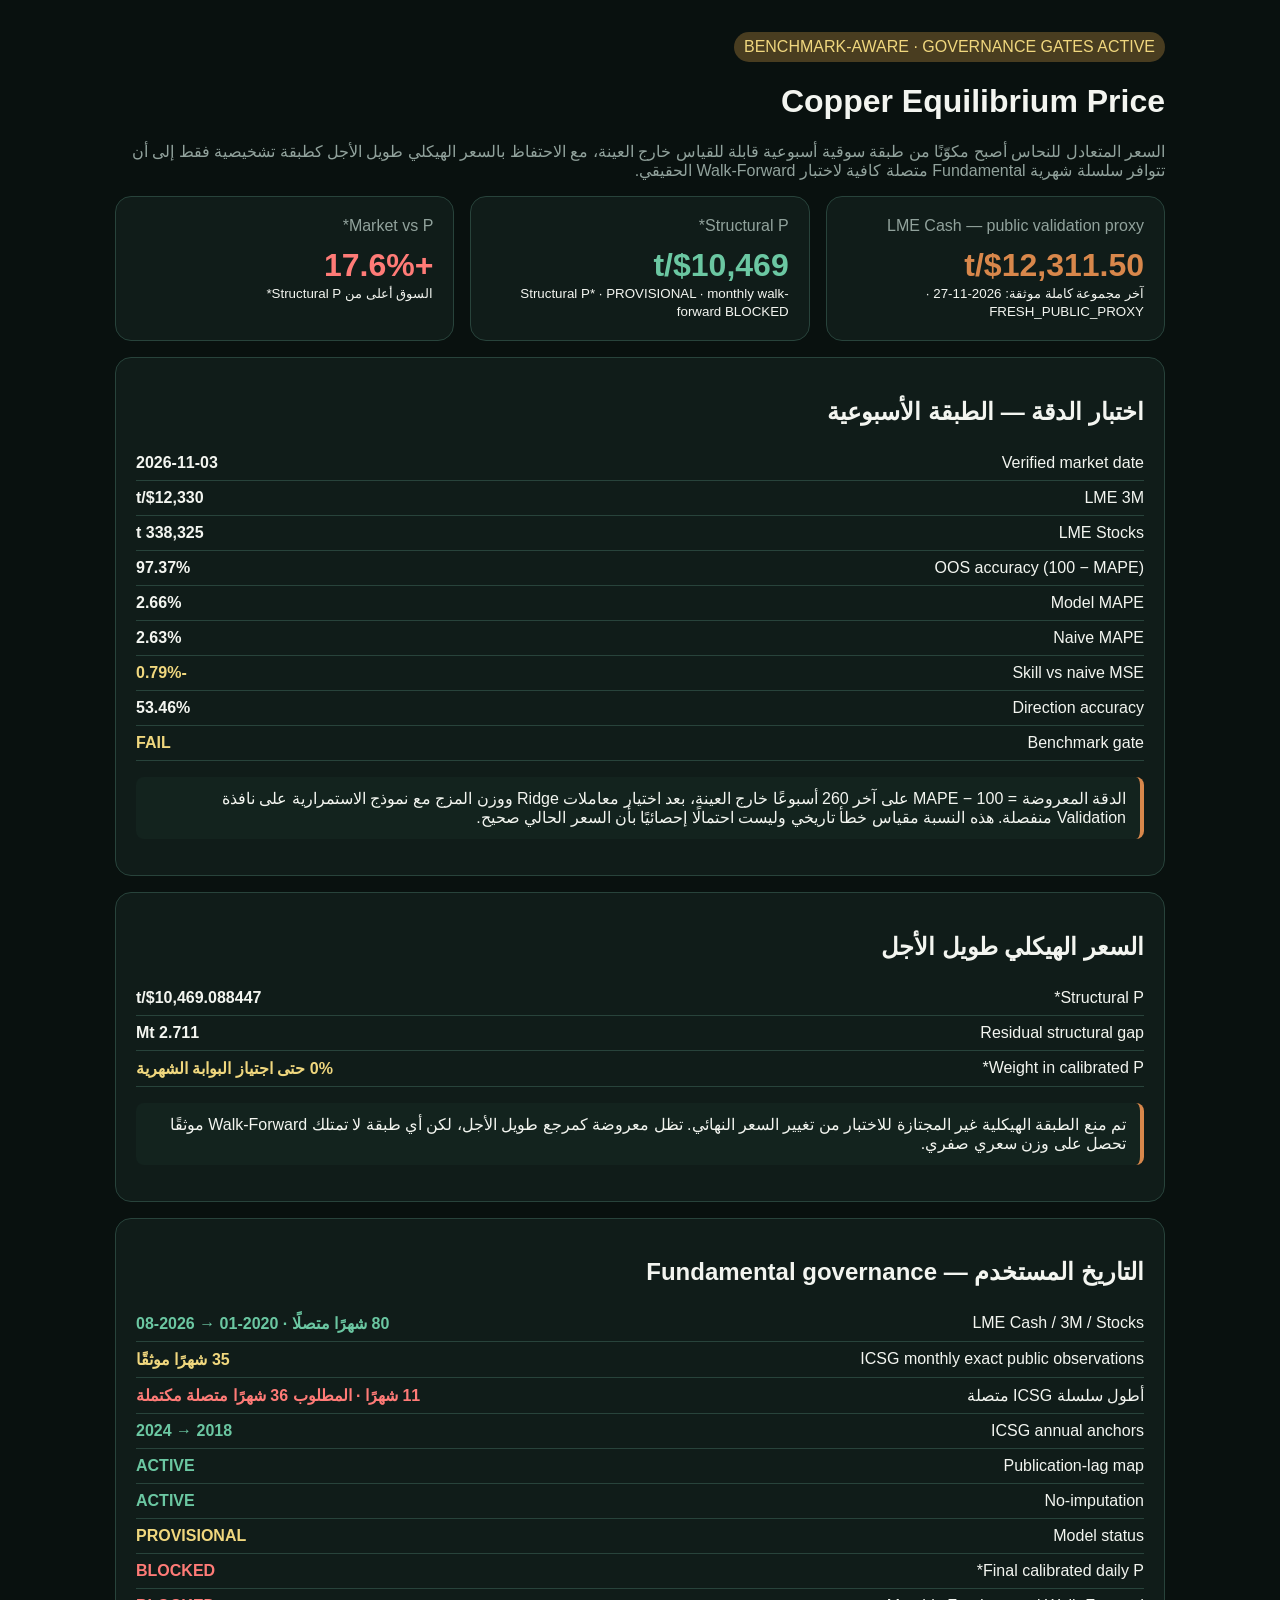
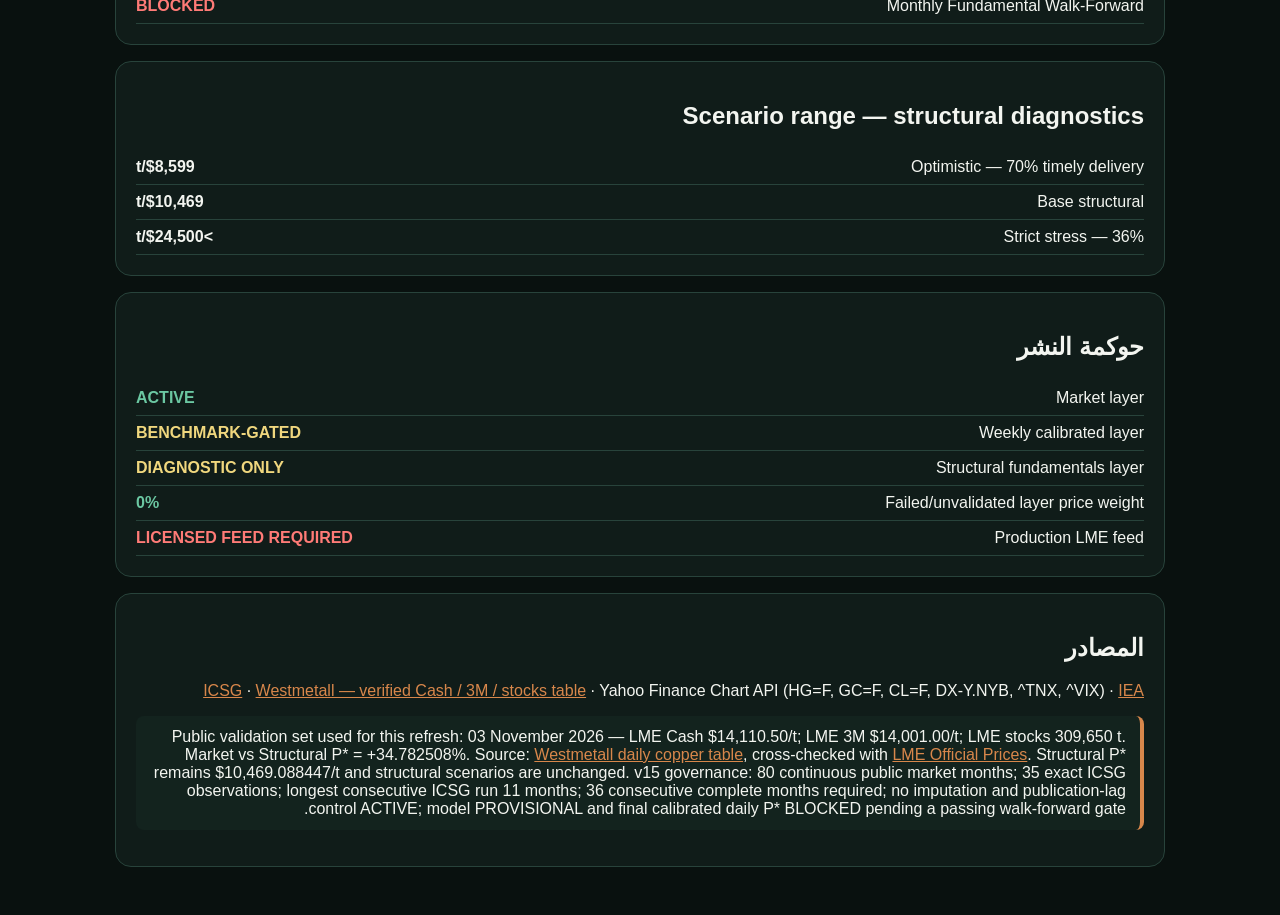
<file: docs/index.html>
<!doctype html><html lang="ar" dir="rtl"><head><meta charset="utf-8"><meta name="viewport" content="width=device-width,initial-scale=1"><title>Copper Equilibrium Price</title><style>body{margin:0;background:#09110f;color:#f3f5f0;font-family:Arial,sans-serif}main{max-width:1050px;margin:auto;padding:32px}.grid{display:grid;grid-template-columns:repeat(3,1fr);gap:16px}.card,.panel{background:#101c19;border:1px solid #28433b;border-radius:16px;padding:20px;margin-bottom:16px}.card strong{display:block;font-size:32px;margin-top:12px}.muted{color:#91a29c}.copper{color:#d8874b}.green{color:#6bc7a2}.red{color:#ff7b77}.yellow{color:#f0d77e}.badge{display:inline-block;padding:6px 10px;border-radius:999px;background:#493d20;color:#f0d77e}.row{display:flex;justify-content:space-between;gap:18px;padding:8px 0;border-bottom:1px solid #28433b}.note{background:#13231e;border-right:4px solid #d8874b;padding:12px 14px;border-radius:8px}a{color:#d8874b}@media(max-width:800px){.grid{grid-template-columns:1fr}.row{align-items:flex-start}}</style></head><body><main><div class="badge">BENCHMARK-AWARE · GOVERNANCE GATES ACTIVE</div><h1>Copper Equilibrium Price</h1><p class="muted">السعر المتعادل للنحاس أصبح مكوّنًا من طبقة سوقية أسبوعية قابلة للقياس خارج العينة، مع الاحتفاظ بالسعر الهيكلي طويل الأجل كطبقة تشخيصية فقط إلى أن تتوافر سلسلة شهرية Fundamental متصلة كافية لاختبار Walk-Forward الحقيقي.</p><section class="grid"><div class="card"><span class="muted">LME Cash — public validation proxy</span><strong class="copper">$12,311.50/t</strong><small>آخر مجموعة كاملة موثقة: 2026-11-27 · FRESH_PUBLIC_PROXY</small></div><div class="card"><span class="muted">Structural P*</span><strong class="green">$10,469/t</strong><small>Structural P* · PROVISIONAL · monthly walk-forward BLOCKED</small></div><div class="card"><span class="muted">Market vs P*</span><strong class="red">+17.6%</strong><small>السوق أعلى من Structural P*</small></div></section><section class="panel"><h2>اختبار الدقة — الطبقة الأسبوعية</h2><div class="row"><span>Verified market date</span><b>2026-11-03</b></div><div class="row"><span>LME 3M</span><b>$12,330/t</b></div><div class="row"><span>LME Stocks</span><b>338,325 t</b></div><div class="row"><span>OOS accuracy (100 − MAPE)</span><b>97.37%</b></div><div class="row"><span>Model MAPE</span><b>2.66%</b></div><div class="row"><span>Naive MAPE</span><b>2.63%</b></div><div class="row"><span>Skill vs naive MSE</span><b class="yellow">-0.79%</b></div><div class="row"><span>Direction accuracy</span><b>53.46%</b></div><div class="row"><span>Benchmark gate</span><b class="yellow">FAIL</b></div><p class="note">الدقة المعروضة = 100 − MAPE على آخر 260 أسبوعًا خارج العينة، بعد اختيار معاملات Ridge ووزن المزج مع نموذج الاستمرارية على نافذة Validation منفصلة. هذه النسبة مقياس خطأ تاريخي وليست احتمالًا إحصائيًا بأن السعر الحالي صحيح.</p></section><section class="panel"><h2>السعر الهيكلي طويل الأجل</h2><div class="row"><span>Structural P*</span><b>$10,469.088447/t</b></div><div class="row"><span>Residual structural gap</span><b>2.711 Mt</b></div><div class="row"><span>Weight in calibrated P*</span><b class="yellow">0% حتى اجتياز البوابة الشهرية</b></div><p class="note">تم منع الطبقة الهيكلية غير المجتازة للاختبار من تغيير السعر النهائي. تظل معروضة كمرجع طويل الأجل، لكن أي طبقة لا تمتلك Walk-Forward موثقًا تحصل على وزن سعري صفري.</p></section><section class="panel"><h2>التاريخ المستخدم — Fundamental governance</h2><div class="row"><span>LME Cash / 3M / Stocks</span><b class="green">80 شهرًا متصلًا · 2020-01 → 2026-08</b></div><div class="row"><span>ICSG monthly exact public observations</span><b class="yellow">35 شهرًا موثقًا</b></div><div class="row"><span>أطول سلسلة ICSG متصلة</span><b class="red">11 شهرًا · المطلوب 36 شهرًا متصلة مكتملة</b></div><div class="row"><span>ICSG annual anchors</span><b class="green">2018 → 2024</b></div><div class="row"><span>Publication-lag map</span><b class="green">ACTIVE</b></div><div class="row"><span>No-imputation</span><b class="green">ACTIVE</b></div><div class="row"><span>Model status</span><b class="yellow">PROVISIONAL</b></div><div class="row"><span>Final calibrated daily P*</span><b class="red">BLOCKED</b></div><div class="row"><span>Monthly Fundamental Walk-Forward</span><b class="red">BLOCKED</b></div></section><section class="panel"><h2>Scenario range — structural diagnostics</h2><div class="row"><span>Optimistic — 70% timely delivery</span><b>$8,599/t</b></div><div class="row"><span>Base structural</span><b>$10,469/t</b></div><div class="row"><span>Strict stress — 36%</span><b>&gt;$24,500/t</b></div></section><section class="panel"><h2>حوكمة النشر</h2><div class="row"><span>Market layer</span><b class="green">ACTIVE</b></div><div class="row"><span>Weekly calibrated layer</span><b class="yellow">BENCHMARK-GATED</b></div><div class="row"><span>Structural fundamentals layer</span><b class="yellow">DIAGNOSTIC ONLY</b></div><div class="row"><span>Failed/unvalidated layer price weight</span><b class="green">0%</b></div><div class="row"><span>Production LME feed</span><b class="red">LICENSED FEED REQUIRED</b></div></section><section class="panel"><h2>المصادر</h2><p><a href="https://icsg.org/statistical/" target="_blank">ICSG</a> · <a href="https://www.westmetall.com/en/markdaten.php?action=table&field=LME_Cu_cash" target="_blank">Westmetall — verified Cash / 3M / stocks table</a> · Yahoo Finance Chart API (HG=F, GC=F, CL=F, DX-Y.NYB, ^TNX, ^VIX) · <a href="https://www.iea.org/reports/copper-2" target="_blank">IEA</a></p><p class="note">Public validation set used for this refresh: 03 November 2026 — LME Cash $14,110.50/t; LME 3M $14,001.00/t; LME stocks 309,650 t. Market vs Structural P* = +34.782508%. Source: <a href="https://www.westmetall.com/en/markdaten.php?action=table&amp;field=LME_Cu_cash">Westmetall daily copper table</a>, cross-checked with <a href="https://www.lme.com/Market-data/Reports-and-data/LME-Official-Prices">LME Official Prices</a>. Structural P* remains $10,469.088447/t and structural scenarios are unchanged. v15 governance: 80 continuous public market months; 35 exact ICSG observations; longest consecutive ICSG run 11 months; 36 consecutive complete months required; no imputation and publication-lag control ACTIVE; model PROVISIONAL and final calibrated daily P* BLOCKED pending a passing walk-forward gate.</p></section></main></body></html>
</file>
